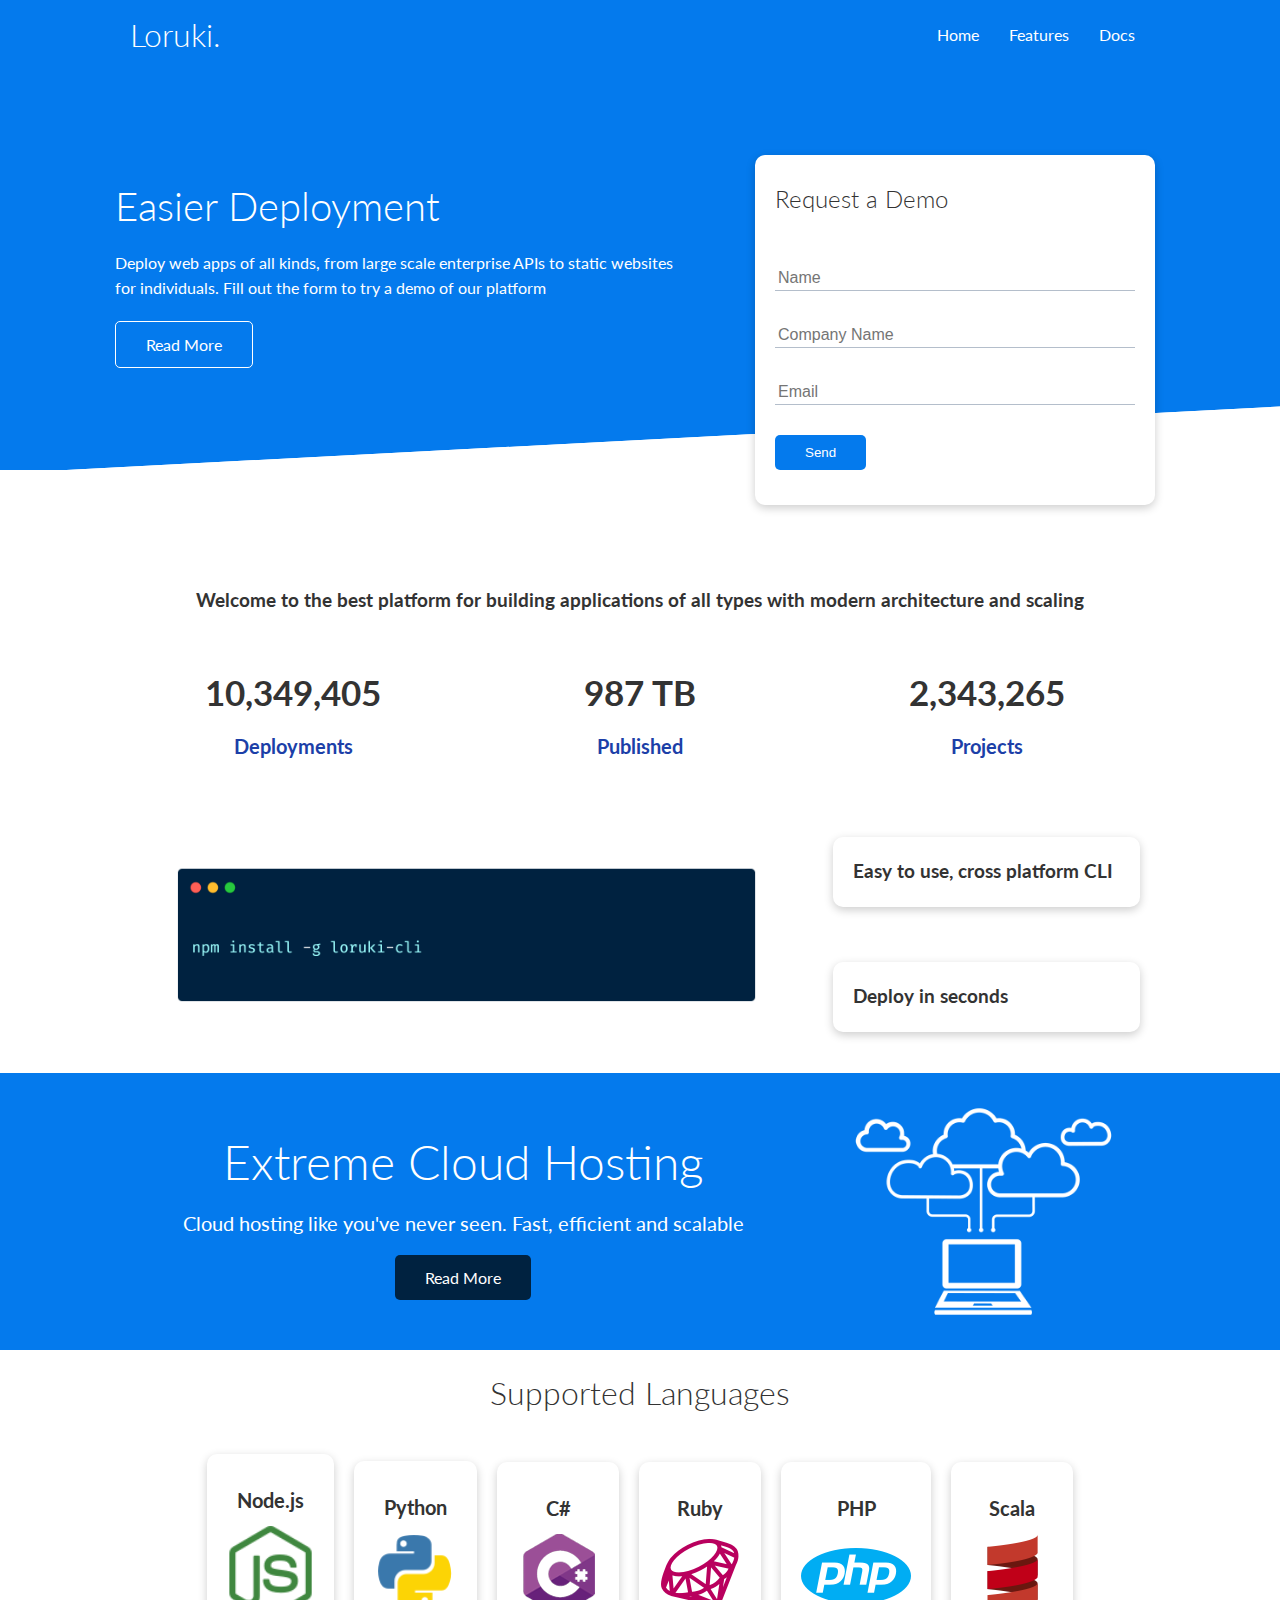
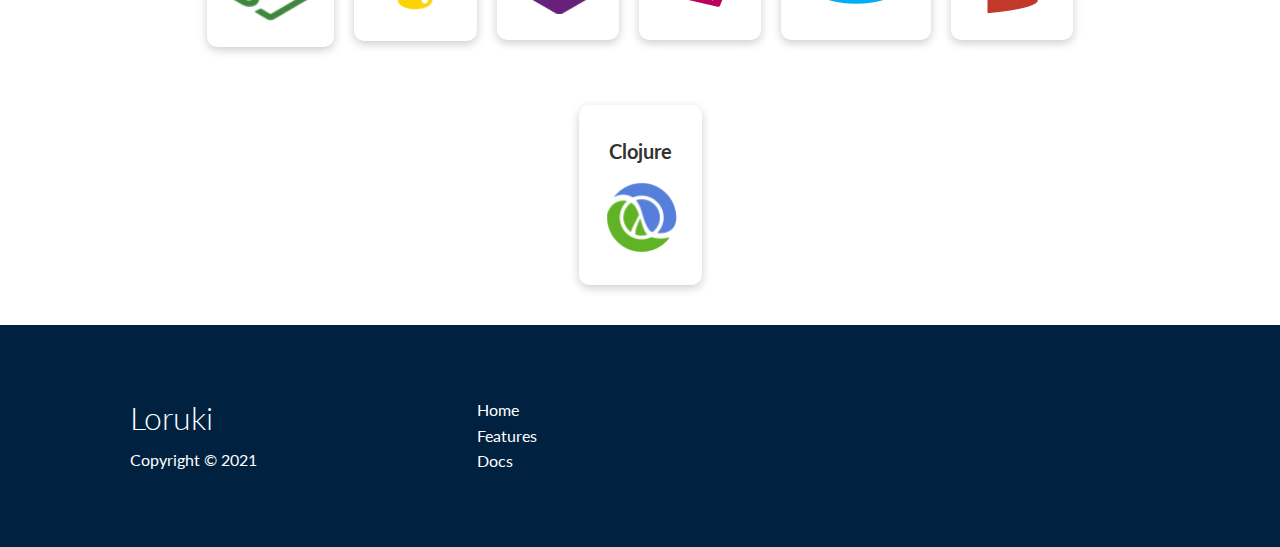
<file: index.html>
<!DOCTYPE html>
<html lang="en">
<head>
    <meta charset="UTF-8">
    <meta http-equiv="X-UA-Compatible" content="IE=edge">
    <meta name="viewport" content="width=device-width, initial-scale=1.0">
    <link rel="stylesheet" href="https://cdnjs.cloudflare.com/ajax/libs/font-awesome/5.15.3/css/all.min.css" integrity="sha512-iBBXm8fW90+nuLcSKlbmrPcLa0OT92xO1BIsZ+ywDWZCvqsWgccV3gFoRBv0z+8dLJgyAHIhR35VZc2oM/gI1w==" crossorigin="anonymous" />
    <link rel="stylesheet" href="css/style.css">
    <link rel="stylesheet" href="css/utilities.css">
    <title>Loruki | Cloud Hosting For Everyone</title>
</head>
<body>
    <!-- Navbar -->
    <div class="navbar">
        <div class="container flex">
            <h1 class="logo">Loruki.</h1>
            <nav>
                <ul>
                    <li><a href="index.html">Home</a></li>
                    <li><a href="features.html">Features</a></li>
                    <li><a href="docs.html">Docs</a></li>
                </ul>
            </nav>
        </div>
    </div>

    <!-- Showcase -->
    <section class="showcase">
        <div class="container grid">
            <div class="showcase-text">
                <h1>Easier Deployment</h1>
                <p>Deploy web apps of all kinds, from large scale enterprise APIs to static websites for individuals. Fill out the form to try a demo of our platform</p>
                <a href="features.html" class="btn btn-outline">Read More</a>
            </div>  
            
            <div class="showcase-form card">
                <h2>Request a Demo</h2>
                <form name="contact" method="POST" netlify-honeypot="bot-field" data-netlify="true">
                    <input type="hidden" name="form-name" value="contact">
                    <p class="hidden">
                        <label>Don’t fill this out if you’re human: <input name="bot-field" /></label>
                    </p>

                    <div class="form-control">
                        <input type="text" name="name" placeholder="Name" required>
                    </div>
                    <div class="form-control">
                        <input type="text" name="company" placeholder="Company Name" required>
                    </div>
                    <div class="form-control">
                        <input type="email" name="email" placeholder="Email" required>
                    </div>
                    <input type="submit" value="Send" class="btn btn-primary">
                </form>
                
            </div>
        </div>
    </section>

    <!-- Stats-->
    <section class="stats">
        <div class="container">
            <h3 class="stats-heading text-center my-1">
                Welcome to the best platform for building applications of all types with modern architecture and scaling
            </h3>
            <div class="grid grid-3 text-center my-4">
                <div>
                    <i class="fas fa-server fa-3x"></i>
                    <h3>10,349,405</h3>
                    <p class="text-secondary">Deployments</p>
                </div>
                <div>
                    <i class="fas fa-upload fa-3x"></i>
                    <h3>987 TB</h3>
                    <p class="text-secondary">Published</p>
                </div>
                <div>
                    <i class="fas fa-project-diagram fa-3x"></i>
                    <h3>2,343,265</h3>
                    <p class="text-secondary">Projects</p>
                </div>
            </div>
        </div>
    </section>

    <!-- CLI-->
    <section class="cli">
        <div class="container grid">
            <img src="images/cli.png" alt="">
            <div class="card">
                <h3>Easy to use, cross platform CLI</h3>
            </div>
            <div class="card">
                <h3>Deploy in seconds</h3>
            </div>
        </div>
    </section>

    <!-- Cloud -->
    <section class="cloud bg-primary my-2 py-2">
        <div class="container grid">
            <div class="text-center">
                <h2 class="lg">Extreme Cloud Hosting</h2>
                <p class="lead my-1">Cloud hosting like you've never seen. Fast, efficient and scalable</p>
                <a href="features.html" class="btn btn-dark">Read More</a>
            </div>
            <img src="images/cloud.png" alt="">
        </div>
    </section>

    <!-- Languages -->
    <section class="languages">
        <h2 class="md text-center my-2">
            Supported Languages
        </h2>
        <div class="container flex">
            <div class="card">
                <h4>Node.js</h4>
                <img src="images/logos/node.png" alt="">
            </div>
            <div class="card">
                <h4>Python</h4>
                <img src="images/logos/python.png" alt="">
            </div>
            <div class="card">
                <h4>C#</h4>
                <img src="images/logos/csharp.png" alt="">
            </div>
            <div class="card">
                <h4>Ruby</h4>
                <img src="images/logos/ruby.png" alt="">
            </div>
            <div class="card">
                <h4>PHP</h4>
                <img src="images/logos/php.png" alt="">
            </div>
            <div class="card">
                <h4>Scala</h4>
                <img src="images/logos/scala.png" alt="">
            </div>
            <div class="card">
                <h4>Clojure</h4>
                <img src="images/logos/clojure.png" alt="">
            </div>
        </div>
    </section>

    <!-- Footer -->
    <footer class="footer bg-dark py-5">
        <div class="container grid grid-3">
            <div>
                <h1>Loruki</h1>
                <p>Copyright &copy; 2021</p>
            </div>
            <nav>
                <ul>
                    <li><a href="index.html">Home</a></li>
                    <li><a href="features.html">Features</a></li>
                    <li><a href="docs.html">Docs</a></li>
                </ul>
            </nav>
            <div class="social">
                <a href="#"><i class="fab fa-github fa-2x"></i></a>
                <a href="#"><i class="fab fa-twitter fa-2x"></i></a>
                <a href="#"><i class="fab fa-facebook fa-2x"></i></a>
                <a href="#"><i class="fab fa-instagram fa-2x"></i></a>
            </div>
        </div>        
    </footer>
</body>
</html>
</file>
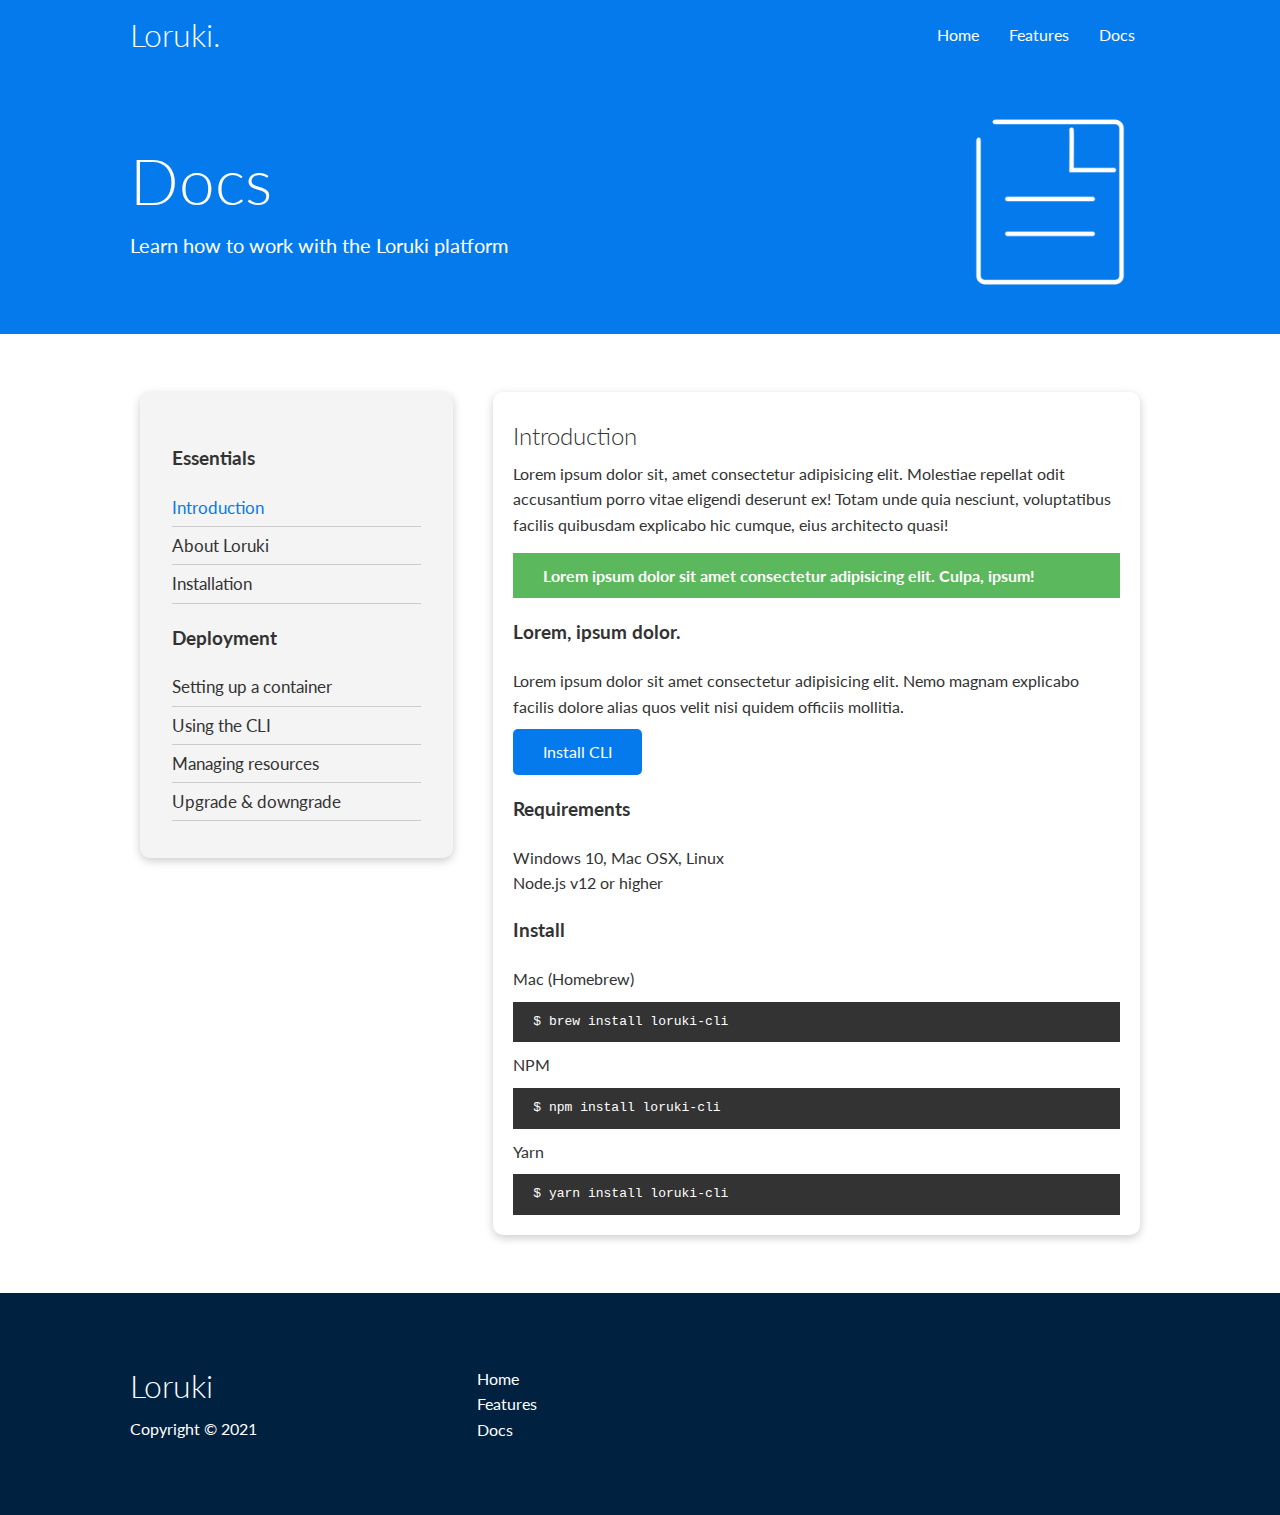
<file: docs.html>
<!DOCTYPE html>
<html lang="en">
<head>
    <meta charset="UTF-8">
    <meta http-equiv="X-UA-Compatible" content="IE=edge">
    <meta name="viewport" content="width=device-width, initial-scale=1.0">
    <link rel="stylesheet" href="https://cdnjs.cloudflare.com/ajax/libs/font-awesome/5.15.3/css/all.min.css" integrity="sha512-iBBXm8fW90+nuLcSKlbmrPcLa0OT92xO1BIsZ+ywDWZCvqsWgccV3gFoRBv0z+8dLJgyAHIhR35VZc2oM/gI1w==" crossorigin="anonymous" />
    <link rel="stylesheet" href="css/style.css">
    <link rel="stylesheet" href="css/utilities.css">
    <title>Loruki | Cloud Hosting For Everyone</title>
</head>
<body>
    <!-- Navbar -->
    <div class="navbar">
        <div class="container flex">
            <h1 class="logo">Loruki.</h1>
            <nav>
                <ul>
                    <li><a href="index.html">Home</a></li>
                    <li><a href="features.html">Features</a></li>
                    <li><a href="docs.html">Docs</a></li>
                </ul>
            </nav>
        </div>
    </div>

    <!-- Head -->
    <section class="docs-head bg-primary py-3">
        <div class="container grid">
            <div>
                <h1 class="xl">Docs</h1>
                <p class="lead">Learn how to work with the Loruki platform</p>
            </div>
            <img src="images/docs.png" alt="">
        </div>
    </section>

    <!-- Docs Main -->
    <section class="docs-main my-4">
        <div class="container grid">
             <div class="card bg-light p-3">
                 <h3 class="my-2">Essentials</h3>
                 <nav>
                    <ul>
                        <li><a class="text-primary" href="#">Introduction</a></li>
                        <li><a href="#">About Loruki</a></li>
                        <li><a href="#">Installation</a></li>
                    </ul>
                </nav>
                <h3 class="my-2">Deployment</h3>
                 <nav>
                    <ul>
                        <li><a href="#">Setting up a container</a></li>
                        <li><a href="#">Using the CLI</a></li>
                        <li><a href="#">Managing resources</a></li>
                        <li><a href="#">Upgrade & downgrade</a></li>
                    </ul>
                </nav>
             </div>
             <div class="card">
                 <h2>Introduction</h2>
                 <p>Lorem ipsum dolor sit, amet consectetur adipisicing elit. Molestiae repellat odit accusantium porro vitae eligendi deserunt ex! Totam unde quia nesciunt, voluptatibus facilis quibusdam explicabo hic cumque, eius architecto quasi!</p>
                 <div class="alert alert-success">
                     <i class="fas fa-info"></i> Lorem ipsum dolor sit amet consectetur adipisicing elit. Culpa, ipsum!
                 </div>

                 <h3>Lorem, ipsum dolor.</h3>
                 <p>Lorem ipsum dolor sit amet consectetur adipisicing elit. Nemo magnam explicabo facilis dolore alias quos velit nisi quidem officiis mollitia.</p>
                 <a href="#" class="btn btn-primary">Install CLI</a>

                 <h3>Requirements</h3>
                 <ul>
                     <li>Windows 10, Mac OSX, Linux</li>
                     <li>Node.js v12 or higher</li>
                 </ul> 

                 <h3>Install</h3>
                 <p>Mac (Homebrew)</p>
                 <pre><code>$ brew install loruki-cli</code></pre>
                 <p>NPM</p>  
                 <pre><code>$ npm install loruki-cli</code></pre>
                 <p>Yarn</p>
                 <pre><code>$ yarn install loruki-cli</code></pre>

             </div>
        </div>
    </section>

    <!-- Footer -->
    <footer class="footer bg-dark py-5">
        <div class="container grid grid-3">
            <div>
                <h1>Loruki</h1>
                <p>Copyright &copy; 2021</p>
            </div>
            <nav>
                <ul>
                    <li><a href="index.html">Home</a></li>
                    <li><a href="features.html">Features</a></li>
                    <li><a href="docs.html">Docs</a></li>
                </ul>
            </nav>
            <div class="social">
                <a href="#"><i class="fab fa-github fa-2x"></i></a>
                <a href="#"><i class="fab fa-twitter fa-2x"></i></a>
                <a href="#"><i class="fab fa-facebook fa-2x"></i></a>
                <a href="#"><i class="fab fa-instagram fa-2x"></i></a>
            </div>
        </div>        
    </footer>
</body>
</html>
</file>
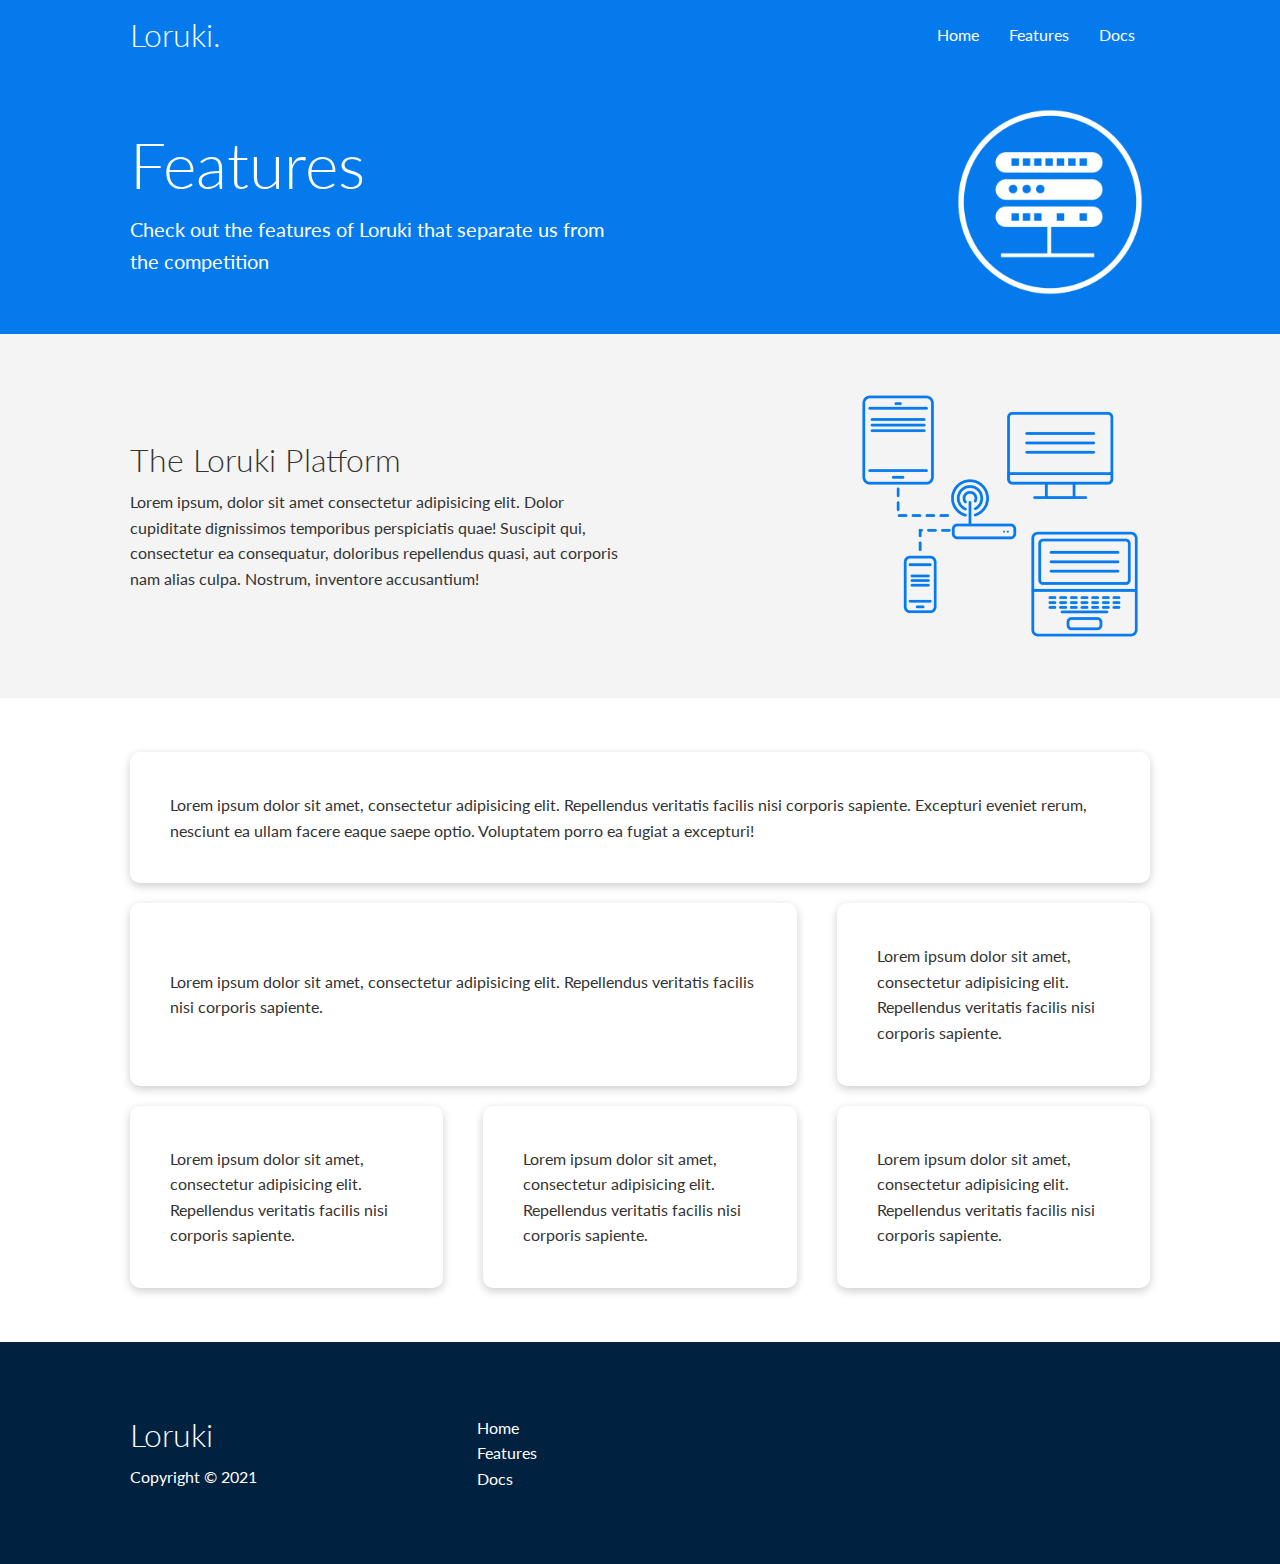
<file: features.html>
<!DOCTYPE html>
<html lang="en">
<head>
    <meta charset="UTF-8">
    <meta http-equiv="X-UA-Compatible" content="IE=edge">
    <meta name="viewport" content="width=device-width, initial-scale=1.0">
    <link rel="stylesheet" href="https://cdnjs.cloudflare.com/ajax/libs/font-awesome/5.15.3/css/all.min.css" integrity="sha512-iBBXm8fW90+nuLcSKlbmrPcLa0OT92xO1BIsZ+ywDWZCvqsWgccV3gFoRBv0z+8dLJgyAHIhR35VZc2oM/gI1w==" crossorigin="anonymous" />
    <link rel="stylesheet" href="css/style.css">
    <link rel="stylesheet" href="css/utilities.css">
    <title>Loruki | Cloud Hosting For Everyone</title>
</head>
<body>
    <!-- Navbar -->
    <div class="navbar">
        <div class="container flex">
            <h1 class="logo">Loruki.</h1>
            <nav>
                <ul>
                    <li><a href="index.html">Home</a></li>
                    <li><a href="features.html">Features</a></li>
                    <li><a href="docs.html">Docs</a></li>
                </ul>
            </nav>
        </div>
    </div>

    <!-- Head -->
    <section class="features-head bg-primary py-3">
        <div class="container grid">
            <div>
                <h1 class="xl">Features</h1>
                <p class="lead">Check out the features of Loruki that separate us from the competition</p>
            </div>
            <img src="images/server.png" alt="">
        </div>
    </section>

    <!-- Sub head -->
    <section class="features-sub-head bg-light py-3">
        <div class="container grid">
            <div>
                <h1 class="md">The Loruki Platform</h1>
                <p>Lorem ipsum, dolor sit amet consectetur adipisicing elit. Dolor cupiditate dignissimos temporibus perspiciatis quae! Suscipit qui, consectetur ea consequatur, doloribus repellendus quasi, aut corporis nam alias culpa. Nostrum, inventore accusantium!
                </p>                
            </div>
            <img src="images/server2.png" alt="">
        </div>
    </section>

    <!-- Main -->
    <section class="features-main my-2">
        <div class="container grid grid-3">
            <div class="card flex">
                <i class="fas fa-server fa-3x"></i>
                <p>Lorem ipsum dolor sit amet, consectetur adipisicing elit. Repellendus veritatis facilis nisi corporis sapiente. Excepturi eveniet rerum, nesciunt ea ullam facere eaque saepe optio. Voluptatem porro ea fugiat a excepturi!</p>
            </div>
            <div class="card flex">
                <i class="fas fa-network-wired fa-3x"></i>
                <p>Lorem ipsum dolor sit amet, consectetur adipisicing elit. Repellendus veritatis facilis nisi corporis sapiente.</p>
            </div>
            <div class="card flex">
                <i class="fas fa-laptop-code fa-3x"></i>
                <p>Lorem ipsum dolor sit amet, consectetur adipisicing elit. Repellendus veritatis facilis nisi corporis sapiente. </p>
            </div>
            <div class="card flex">
                <i class="fas fa-database  fa-3x"></i>
                <p>Lorem ipsum dolor sit amet, consectetur adipisicing elit. Repellendus veritatis facilis nisi corporis sapiente.</p>
            </div>
            <div class="card flex">
                <i class="fas fa-power-off fa-3x"></i>
                <p>Lorem ipsum dolor sit amet, consectetur adipisicing elit. Repellendus veritatis facilis nisi corporis sapiente. </p>
            </div>
            <div class="card flex">
                <i class="fas fa-upload fa-3x"></i>
                <p>Lorem ipsum dolor sit amet, consectetur adipisicing elit. Repellendus veritatis facilis nisi corporis sapiente. </p>
            </div>
        </div>
    </section>

    <!-- Footer -->
    <footer class="footer bg-dark py-5">
        <div class="container grid grid-3">
            <div>
                <h1>Loruki</h1>
                <p>Copyright &copy; 2021</p>
            </div>
            <nav>
                <ul>
                    <li><a href="index.html">Home</a></li>
                    <li><a href="features.html">Features</a></li>
                    <li><a href="docs.html">Docs</a></li>
                </ul>
            </nav>
            <div class="social">
                <a href="#"><i class="fab fa-github fa-2x"></i></a>
                <a href="#"><i class="fab fa-twitter fa-2x"></i></a>
                <a href="#"><i class="fab fa-facebook fa-2x"></i></a>
                <a href="#"><i class="fab fa-instagram fa-2x"></i></a>
            </div>
        </div>        
    </footer>
</body>
</html>
</file>
<file: css/style.css>
@import url('https://fonts.googleapis.com/css2?family=Lato:wght@300&display=swap');

:root{
  --primary-color:#047aed;
  --secondary-color:#1c3fa8;
  --dark-color:#002240;
  --light-color:#f4f4f4;
  --success-color:#5cb85c;
  --error-color:#d9534f;
}

*{
  box-sizing: border-box;
  padding: 0;
  margin: 0;  
}

body{
  font-family: 'Lato', sans-serif;
  color: #333;
  line-height: 1.6;
}

ul{
  list-style-type: none;
}

a{
  text-decoration: none;
  color: #333;
}

h1, 
h2{
font-weight: 300;
line-height: 1.2;
margin: 10px 0;
}

p{
  margin: 10px 0;
}

img{
  width: 100%;
}

code, pre {
  background-color: #333;
  color: #fff;
  padding: 10px;
}

.hidden{
  visibility: hidden;
  height: 0;
}
/* Navbar */
.navbar{
  background-color: var(--primary-color);
  color:#fff;
  height: 70px;
}

.navbar .flex{
  justify-content: space-between;
}

.navbar ul{
  display: flex;
}

.navbar a{
  color: #fff;
  padding: 10px;
  margin: 0 5px;
}

.navbar a:hover{ 
  border-bottom: 2px solid #fff;
}

/* Showcase */
.showcase{
  background-color: var(--primary-color);
  height: 400px;
  color: #fff;
  position: relative;
}

.showcase h1{
  font-size: 40px;
}

.showcase p{
  margin: 20px 0;
}

.showcase .grid {
  grid-template-columns: 55% 45%;
  gap: 30px;
  overflow: visible;
}

.showcase-text {
  animation: slideInFromLeft 1s ease-in;
}
.showcase-form {
  position: relative;
  top: 60px;
  height: 350px;
  width: 400px;
  padding: 40px;
  z-index: 100;
  justify-self: end;
  animation: slideInFromRight 1s ease-in;
}

.showcase-form .form-control{
  margin: 30px 0;
}

.showcase-form input[type='text'],
.showcase-form input[type='email'] {
  border: 0;
  border-bottom: 1px solid #b4becb;
  width: 100%;
  padding: 3px;
  font-size: 16px;
}

.showcase-form input:focus {
  outline: none;
}

.showcase::before,
.showcase::after {
  content: '';
  position: absolute;
  height: 100px;
  bottom: -70px;
  right: 0;
  left: 0;
  background: #fff;
  transform: skewY(-3deg); /*slent white line*/
  -webkit-transform: skewY(-3deg);/*chrome,safari*/
  -moz-transform: skewY(-3deg); /*mozila*/
  -ms-transform: skewY(-3deg);/*IE*/
}

/* Stats */
.stats {
  padding-top: 100px;
  animation: slideInFromBottom 1s ease-in;
}

.stats-heading { 
  margin: auto;
}

.stats .grid h3 {
  font-size: 35px;
}

.stats .grid p {
  font-size: 20px;
  font-weight: bold;
}

/*Cli*/
.cli .grid {
  grid-template-columns: repeat(3, 1fr); /* 3column 1fraction each */
  grid-template-rows: repeat(2, 2fr); /* 2 rows 2 franctions */
}

.cli .grid > *:first-child { /* Anything that is the first child */
  grid-column: 1 / span 2; /* colspan -> span column 1 to 2*/
  grid-row: 1 / span 2;  /* rowspan -> span row 1 to 2*/
}

/*Cloud*/
.cloud .grid {
grid-template-columns: 4fr 2fr;
}

/* Languages */
.languages .flex {
  flex-wrap: wrap;
}
.languages .card {
  text-align: center;
  margin: 18px 10px 40px;
  transition: transform 0.2s ease-in;
}

.languages .card h4 {
  font-size: 20px;
  margin: 10px;
}

.languages .card:hover { 
  transform: translateY(-15px);
}

/* Features*/
.features-head img,
.docs-head img  {
  width: 200px;
  justify-self: flex-end;
}

.features-sub-head img {
  width: 300px;
  justify-self: flex-end;
}

.features-main .card > i{
  margin-right: 20px;
}

.features-main .grid {
  padding: 30px;
}

.features-main .grid > *:first-child { 
  grid-column: 1 / span 3;  
}

.features-main .grid > *:nth-child(2) { 
  grid-column: 1 / span 2;  
}

/*Docs*/
.docs-main h3 {
  margin: 20px 0;
}

.docs-main .grid {
  grid-template-columns: 1fr 2fr;
  align-items: flex-start;
}

.docs-main nav li {
  font-size: 17px;
  padding-bottom: 5px;
  margin-bottom: 5px;
  border-bottom: 1px solid #ccc;
}

.docs-main a:hover {
  font-weight: bold;
}
/* Footer */
.footer .social a {
  margin: 0 10px;
}

/* Animations */
@keyframes slideInFromLeft {
  0%{
    transform: translateX(-100%);
  }
  100%{
    transform: translateX(0%);
  }  
}

@keyframes slideInFromRight {
  0%{
    transform: translateX(100%);
  }
  100%{
    transform: translateX(0%);
  }  
}

@keyframes slideInFromTop {
  0%{
    transform: translateY(-100%);
  }
  100%{
    transform: translateX(0%);
  }  
}

@keyframes slideInFromBottom {
  0%{
    transform: translateY(100%);
  }
  100%{
    transform: translateX(0%);
  }  
}

/* Tables and under */
@media(max-width:768px) {
  .grid,
  .showcase .grid,
  .stats .grid,
  .cli .grid,
  .cloud .grid,
  .footer .grid,
  .features-head .grid,
  .features-sub-head .grid,
  .docs-head .grid,
  .docs-main .grid {
    grid-template-columns: 1fr;
    grid-template-rows: 1fr;
  }

  .showcase {
    height: auto;
  }

  .showcase-text {
    text-align: center;
    margin-top: 40px;
    animation: slideInFromTop 1s ease-in;
  }

  .showcase-form {
    justify-self: center;
    margin: auto;
    animation: slideInFromBottom 1s ease-in;
  }
 

  .cli .grid > *:first-child { /* Anything that is the first child */
    grid-column: 1; 
    grid-row: 1; 
  }

  .features-head,
  .features-sub-head,
  .docs-head {
    text-align: center;
  }

  .features-head img,
  .features-sub-head img,
  .docs-head img{
    justify-self: center;
  }

  .features-main .grid > *:first-child,
  .features-main .grid > *:nth-child(2),
  .features-main .grid > *:nth-child(3),
  .features-main .grid > *:nth-child(4),
  .features-main .grid > *:nth-child(5),
  .features-main .grid > *:nth-child(6) {
    grid-column: 1;
  }

  .features-main .grid-3 {
    grid-template-columns: 1fr;
  }

}

/* Mobile */
@media(max-width:500px) {
  .navbar {
    height: 110px;
  }
  .navbar .flex {
    flex-direction: column;
  }
  .navbar ul {
    padding: 10px;
    background-color: rgba(0, 0, 0, 0.1);
  }

  .showcase-form {
    width: 300px;
  }
}
</file>
<file: css/utilities.css>
/* Utilities*/
.container {
    max-width: 1100px;
    margin: 0 auto;
    overflow: auto;
    padding: 0 40px;
  }
  
.flex{
    display: flex;  
    justify-content: center;
    align-items: center;
    height: 100%;
}

.grid {
    display: grid;
    grid-template-columns: repeat(2, 1fr);
    gap: 20px;
    justify-content: center;
    align-items: center;
    height: 100%;
}

.grid-3 {
    grid-template-columns: repeat(3, 1fr);
}
.card {
    background-color: #fff;
    color: #333;
    border-radius: 10px;
    box-shadow: 0 3px 10px rgba(0, 0, 0, 0.2);
    padding: 20px;
    margin: 10px;
}

.btn {
    display: inline-block;
    padding: 10px 30px;
    cursor: pointer;
    background-color: var(--primary-color);
    color: #fff;
    border:none;
    border-radius: 5px;
}

.btn-outline {
    background-color: transparent;
    border: 1px solid #fff;
}

.btn:hover {
    transform: scale(0.98);
}

/* Background and colored buttons*/
.bg-primary,
.btn-primary {
    background-color: var(--primary-color);
    color:#fff;
}

.bg-secondary,
.btn-secondary {
    background-color: var(--secondary-color);
    color:#fff;
}

.bg-dark,
.btn-dark {
    background-color: var(--dark-color);
    color:#fff;
}

.bg-light,
.btn-light {
    background-color: var(--light-color);
    color:#333;
}

.bg-primary a,
.btn-primary a,
.bg-secondary a,
.btn-secondary a,
.bg-dark a,
.btn-dark a {
    color:#fff
}

/* Text colors */
.text-primary {
    color: var(--primary-color); 
}

.text-secondary {
    color: var(--secondary-color); 
}

.text-dark {
    color: var(--dark-color); 
}

.text-light {
    color: var(--light-color); 
}

/* Text sizes*/
.lead { font-size: 20px; }
.sm { font-size: 1rem; }
.md { font-size: 2rem; }
.lg { font-size: 3rem; }
.xl { font-size: 4rem; }

/* Alignment*/
.text-center {
    text-align: center;
}

/* Alert */
.alert {
    background-color: var(--light-color);
    padding:10px 20px;
    font-weight: bold;
    margin: 15px 0;
}
.alert i {
    margin-right: 10px;
}

.alert-success {
    background-color: var(--success-color);
    color: #fff;
}

.alert-error {
    background-color: var(--error-color);
    color: #fff;
}
/*Margin*/
.m-1 { margin: 1rem; }
.m-2 { margin: 1.5rem; }
.m-3 { margin: 2rem; }
.m-4 { margin: 3rem; }
.m-5 { margin: 4rem; }
.my-1 { margin: 1rem 0; }
.my-2 { margin: 1.5rem 0; }
.my-3 { margin: 2rem 0; }
.my-4 { margin: 3rem 0; }
.my-5 { margin: 4rem 0; }

/*Padding*/
.p-1 { padding: 1rem; }
.p-2 { padding: 1.5rem; }
.p-3 { padding: 2rem; }
.p-4 { padding: 3rem; }
.p-5 { padding: 4rem; }
.py-1 { padding: 1rem 0; }
.py-2 { padding: 1.5rem 0; }
.py-3 { padding: 2rem 0; }
.py-4 { padding: 3rem 0; }
.py-5 { padding: 4rem 0; }
</file>
